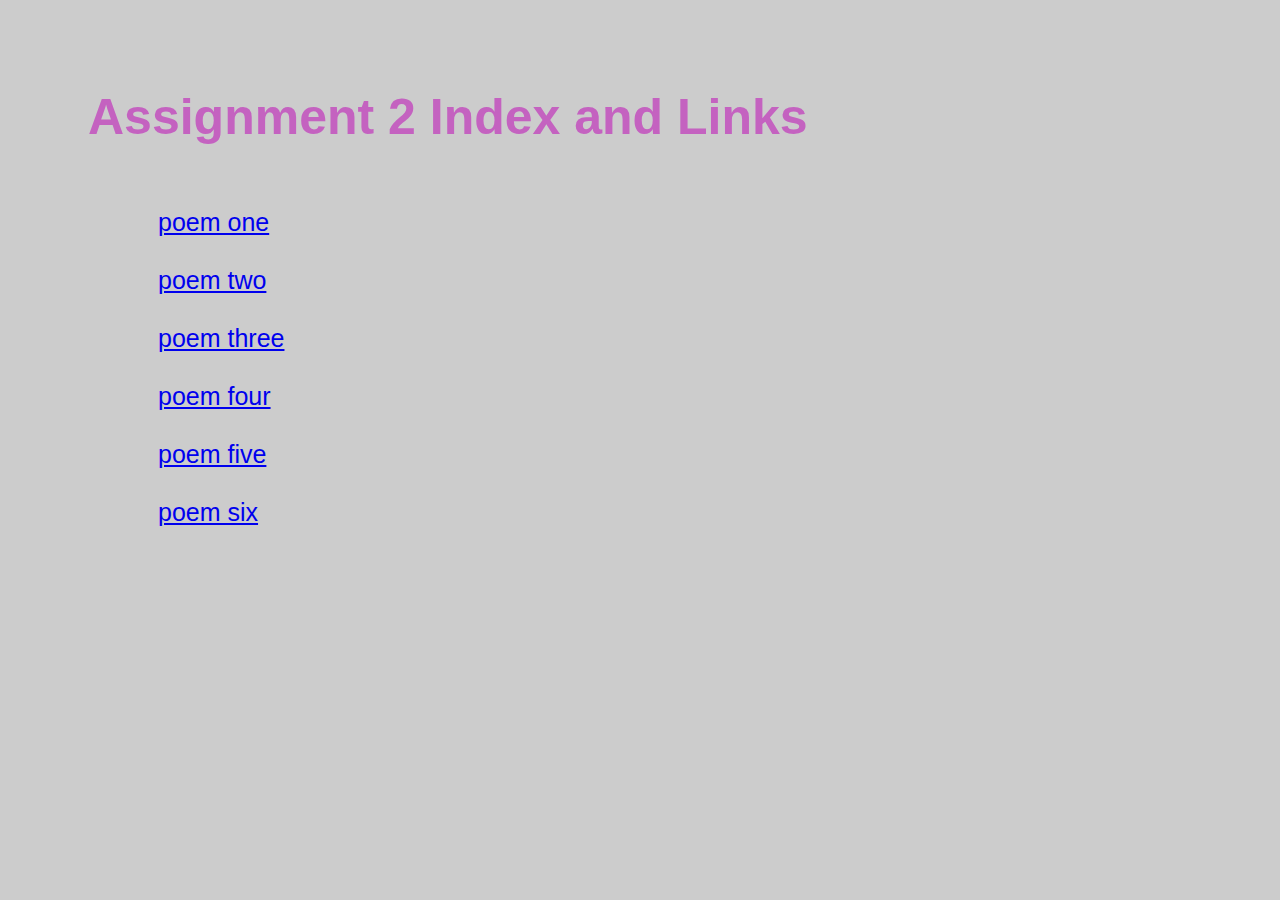
<file: index.html>
<!DOCTYPE html>
<html lang="en" dir="ltr">
    <head>
        <meta charset="utf-8">
        <link rel="stylesheet" href="css/index.css">
        <title>Assignment 2 Index</title>
    </head>
    <body>
        <div class="container">
            <div class="title">
                <strong>Assignment 2 Index and Links</strong>
            </div>

            <div class="body">
                <a href="https://samanthachun99.github.io/assignment2/poemv1.html" target="_blank">poem one</a>
                <br>
                <br>
                <a href="https://samanthachun99.github.io/assignment2/poemv2.html" target="_blank">poem two</a>
                <br>
                <br>
                <a href="https://samanthachun99.github.io/assignment2/poemv3.html" target="_blank">poem three</a>
                <br>
                <br>
                <a href="https://samanthachun99.github.io/assignment2/poemv4.html" target="_blank">poem four</a>
                <br>
                <br>
                <a href="https://samanthachun99.github.io/assignment2/poemv5.html" target="_blank">poem five</a>
                <br>
                <br>
                <a href="https://samanthachun99.github.io/assignment2/poemv6.html" target="_blank">poem six</a>

            </div>
        </div>
    </body>
</html>
</file>
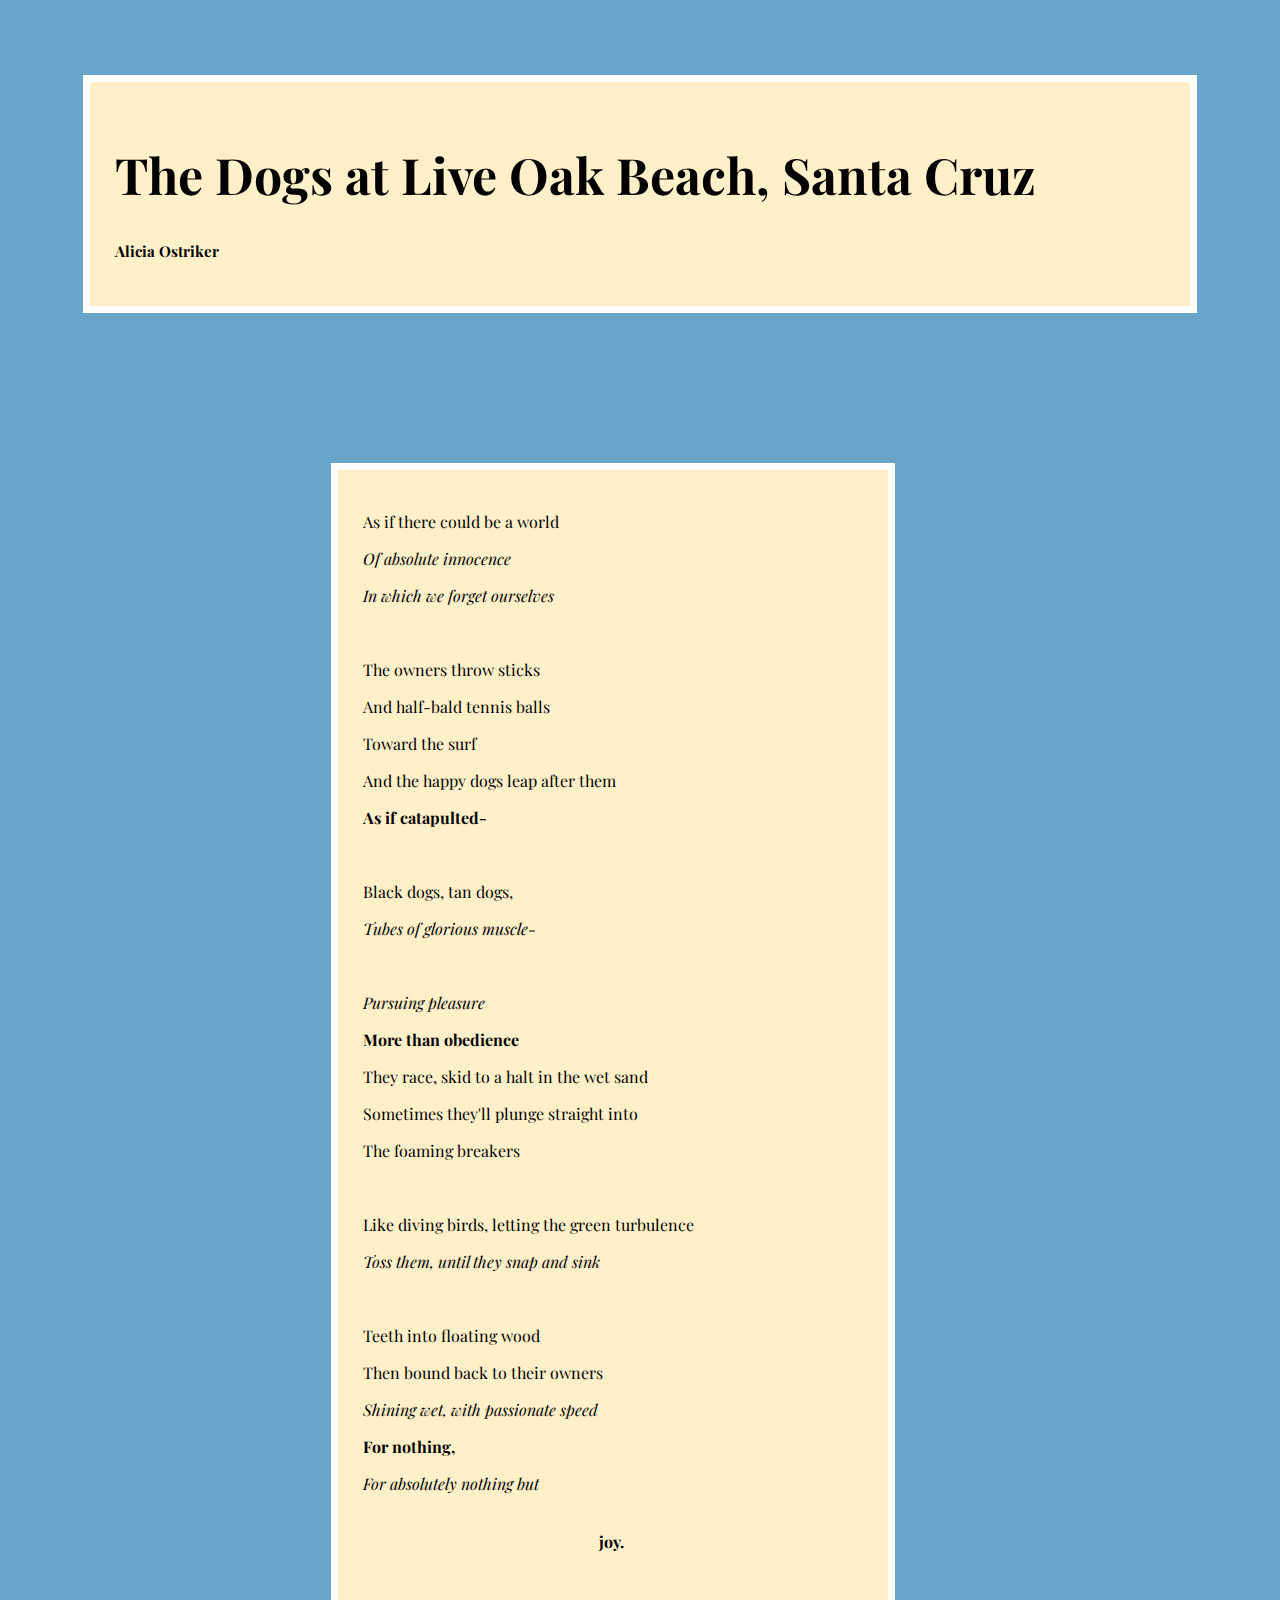
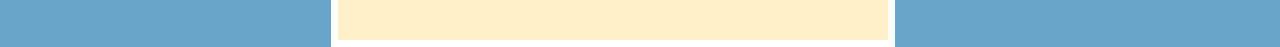
<file: poemv1.html>
<!DOCTYPE html>
<html lang="en" dir="ltr">
    <head>
        <meta charset="utf-8">
        <link rel="stylesheet" href="css/poemv1.css">
        <link href="https://fonts.googleapis.com/css?family=Playfair+Display&display=swap" rel="stylesheet">
        <title>The Dogs at Live Oak Beach, Santa Cruz</title>
    </head>
    <body>
        <div class="container">

            <div class="title" id="title"><h1>The Dogs at Live Oak Beach, Santa Cruz</h1>

                <div class="author">
                    <h4>Alicia Ostriker</h4>

                </div>

            </div>


        </div>
        <div class="text" id="bodytext">

            <p>As if there could be a world</p>
            <p><em>Of absolute innocence</em></p>
            <p><em>In which we forget ourselves</em></p>
            <br>
            <p>The owners throw sticks</p>
            <p>And half-bald tennis balls</p>
            <p>Toward the surf</p>
            <p>And the happy dogs leap after them</p>
            <p><strong>As if catapulted-</strong></p>
            <br>
            <p>Black dogs, tan dogs,</p>
            <p><em>Tubes of glorious muscle-</em></p>
            <br>
            <p><em>Pursuing pleasure</em></p>
            <p><strong>More than obedience</strong></p>
            <p>They race, skid to a halt in the wet sand</p>
            <p>Sometimes they'll plunge straight into</p>
            <p>The foaming breakers</p>
            <br>
            <p>Like diving birds, letting the green turbulence</p>
            <p><em>Toss them, until they snap and sink</em></p>
            <br>
            <p>Teeth into floating wood</p>
            <p>Then bound back to their owners</p>
            <p><em>Shining wet, with passionate speed</em></p>
            <p><strong>For nothing,</strong></p>
            <p><em>For absolutely nothing but</em></p>
            <br>
            <strong>&nbsp;&nbsp;&nbsp;&nbsp;&nbsp;&nbsp;&nbsp;&nbsp;&nbsp;&nbsp;&nbsp;&nbsp;&nbsp;&nbsp;&nbsp;&nbsp;&nbsp;&nbsp;&nbsp;&nbsp;&nbsp;&nbsp;&nbsp;&nbsp;&nbsp;&nbsp;&nbsp;&nbsp;&nbsp;&nbsp;&nbsp;&nbsp;&nbsp;&nbsp;&nbsp;&nbsp;&nbsp;&nbsp;&nbsp;&nbsp;&nbsp;&nbsp;&nbsp;&nbsp;&nbsp;&nbsp;&nbsp;&nbsp;&nbsp;&nbsp;&nbsp;&nbsp;&nbsp;&nbsp;&nbsp;&nbsp;&nbsp;&nbsp;&nbsp;joy.</strong>
            <br>
            <br>
            <br>
            <br>
        </div>
    </body>
</html>
</file>
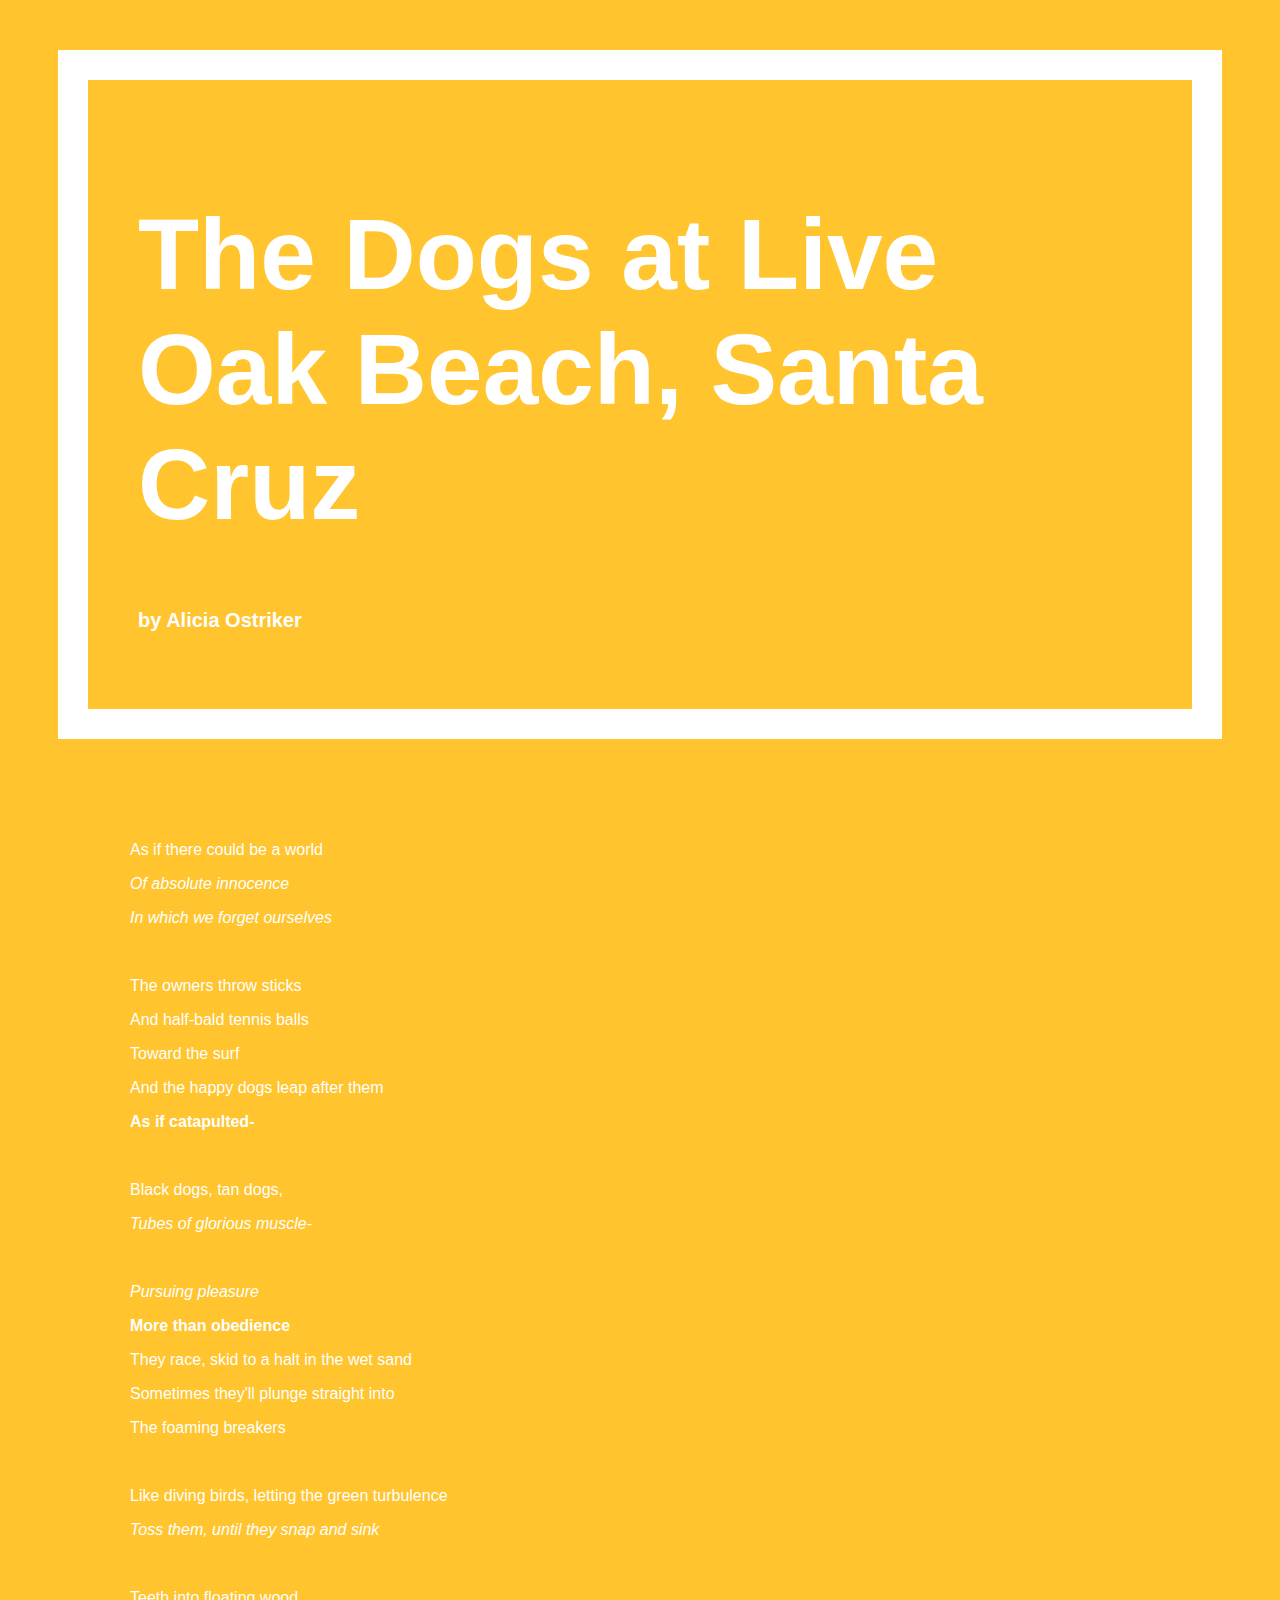
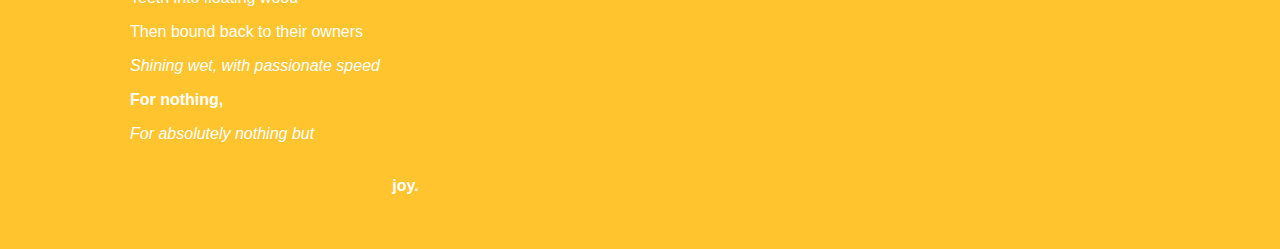
<file: poemv2.html>
<!DOCTYPE html>
<html lang="en" dir="ltr">
    <head>
        <meta charset="utf-8">
        <link rel="stylesheet" href="css/poemv2.css">
        <title>The Dogs at Live Oak Beach, Santa Cruz</title>
    </head>
    <body>
        <div class="container">
            <span class="title" id="title"><h1>The Dogs at Live Oak Beach, Santa Cruz</h1></span>
            <span class="author" id="author"><h4>by Alicia Ostriker</h4></span>
        </div>

        <div class="body">

          <br>
          <br>
          <p>As if there could be a world</p>
          <p><em>Of absolute innocence</em></p>
          <p><em>In which we forget ourselves</em></p>
          <br>
          <p>The owners throw sticks</p>
          <p>And half-bald tennis balls</p>
          <p>Toward the surf</p>
          <p>And the happy dogs leap after them</p>
          <p><strong>As if catapulted-</strong></p>
          <br>
          <p>Black dogs, tan dogs,</p>
          <p><em>Tubes of glorious muscle-</em></p>
          <br>
          <p><em>Pursuing pleasure</em></p>
          <p><strong>More than obedience</strong></p>
          <p>They race, skid to a halt in the wet sand</p>
          <p>Sometimes they'll plunge straight into</p>
          <p>The foaming breakers</p>
          <br>
          <p>Like diving birds, letting the green turbulence</p>
          <p><em>Toss them, until they snap and sink</em></p>
          <br>
          <p>Teeth into floating wood</p>
          <p>Then bound back to their owners</p>
          <p><em>Shining wet, with passionate speed</em></p>
          <p><strong>For nothing,</strong></p>
          <p><em>For absolutely nothing but</em></p>
          <br>
          <strong>&nbsp;&nbsp;&nbsp;&nbsp;&nbsp;&nbsp;&nbsp;&nbsp;&nbsp;&nbsp;&nbsp;&nbsp;&nbsp;&nbsp;&nbsp;&nbsp;&nbsp;&nbsp;&nbsp;&nbsp;&nbsp;&nbsp;&nbsp;&nbsp;&nbsp;&nbsp;&nbsp;&nbsp;&nbsp;&nbsp;&nbsp;&nbsp;&nbsp;&nbsp;&nbsp;&nbsp;&nbsp;&nbsp;&nbsp;&nbsp;&nbsp;&nbsp;&nbsp;&nbsp;&nbsp;&nbsp;&nbsp;&nbsp;&nbsp;&nbsp;&nbsp;&nbsp;&nbsp;&nbsp;&nbsp;&nbsp;&nbsp;&nbsp;&nbsp;joy.</strong>
          <br>
          <br>
          <br>
          <br>


        </div>
    </body>
</html>
</file>
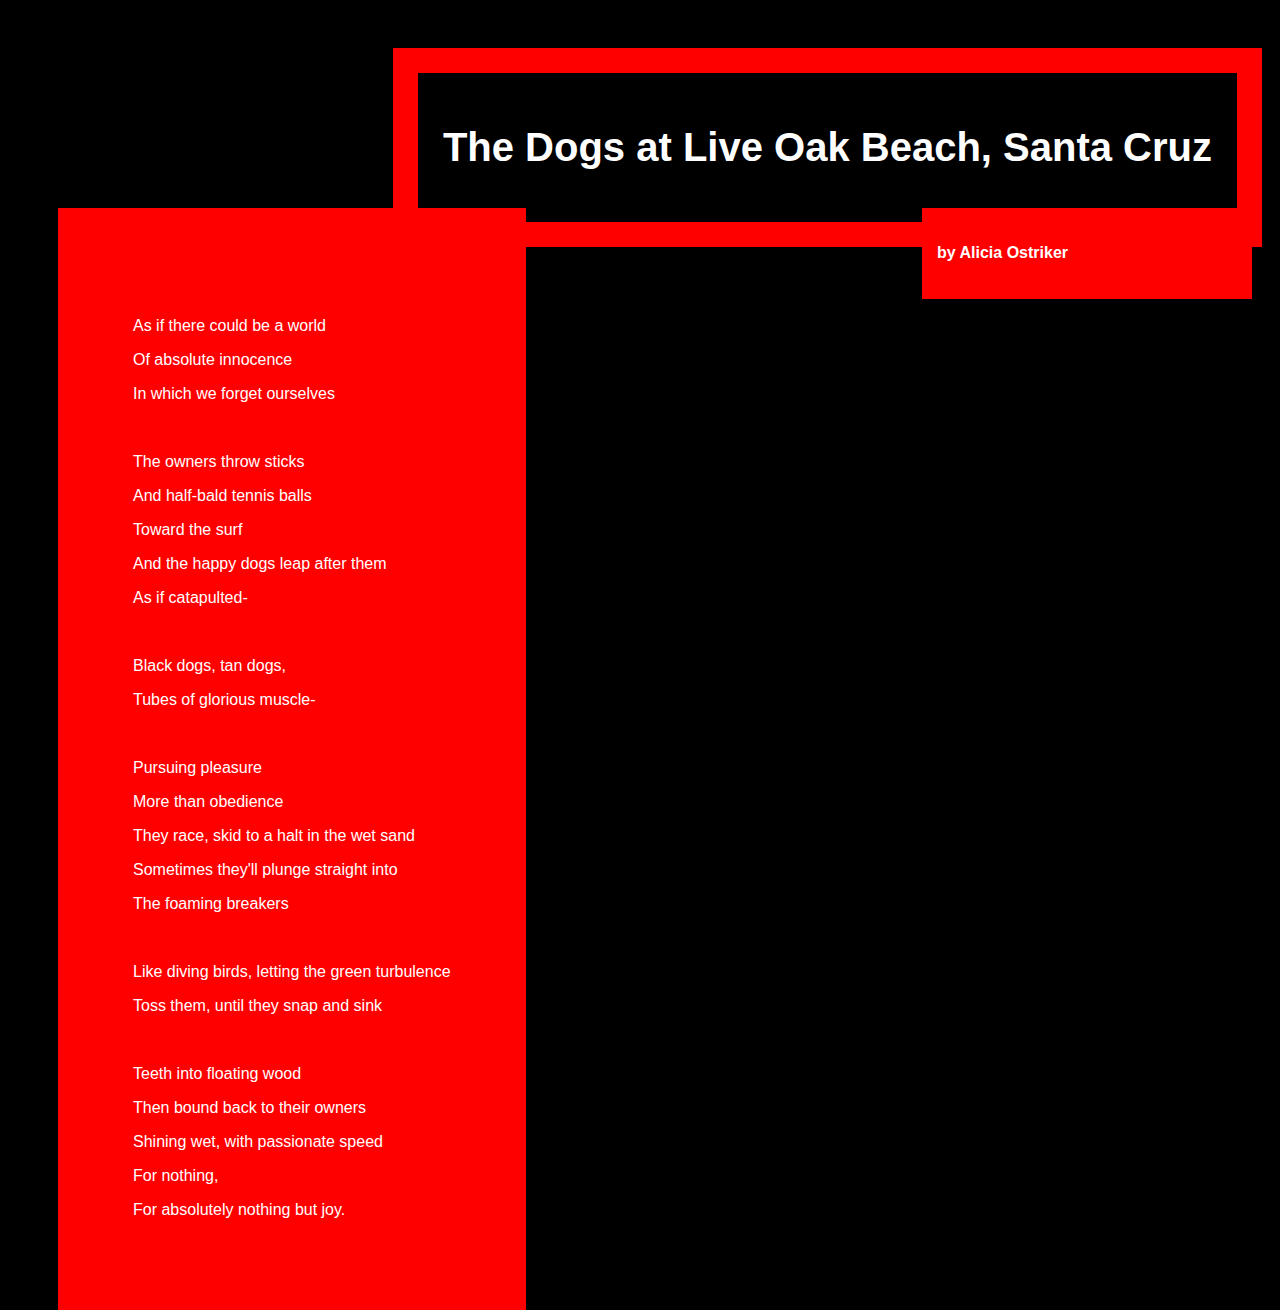
<file: poemv3.html>
<!DOCTYPE html>
<html lang="en" dir="ltr">
    <head>
        <meta charset="utf-8">
        <link rel="stylesheet" href="css/poemv3.css">
        <title>The Dogs at Live Oak Beach, Santa Cruz</title>
    </head>
    <body>
        <div class="container">
            <div class="title" id="title"><h1>The Dogs at Live Oak Beach, Santa Cruz</h1></div>
            <div class="author" id="author"><h4>by Alicia Ostriker</h4></div>


        <div class="bodytext">
            <br>
            <p>As if there could be a world</p>
            <p>Of absolute innocence</p>
            <p>In which we forget ourselves</p>
            <br>
            <p>The owners throw sticks</p>
            <p>And half-bald tennis balls</p>
            <p>Toward the surf</p>
            <p>And the happy dogs leap after them</p>
            <p>As if catapulted-</p>
            <br>
            <p>Black dogs, tan dogs,</p>
            <p>Tubes of glorious muscle-</p>
            <br>
            <p>Pursuing pleasure</p>
            <p>More than obedience</p>
            <p>They race, skid to a halt in the wet sand</p>
            <p>Sometimes they'll plunge straight into</p>
            <p>The foaming breakers</p>
            <br>
            <p>Like diving birds, letting the green turbulence</p>
            <p>Toss them, until they snap and sink</p>
            <br>
            <p>Teeth into floating wood</p>
            <p>Then bound back to their owners</p>
            <p>Shining wet, with passionate speed</p>
            <p>For nothing,</p>
            <p>For absolutely nothing but joy.</p>

        </div>
        </div>
    </body>
</html>
</file>
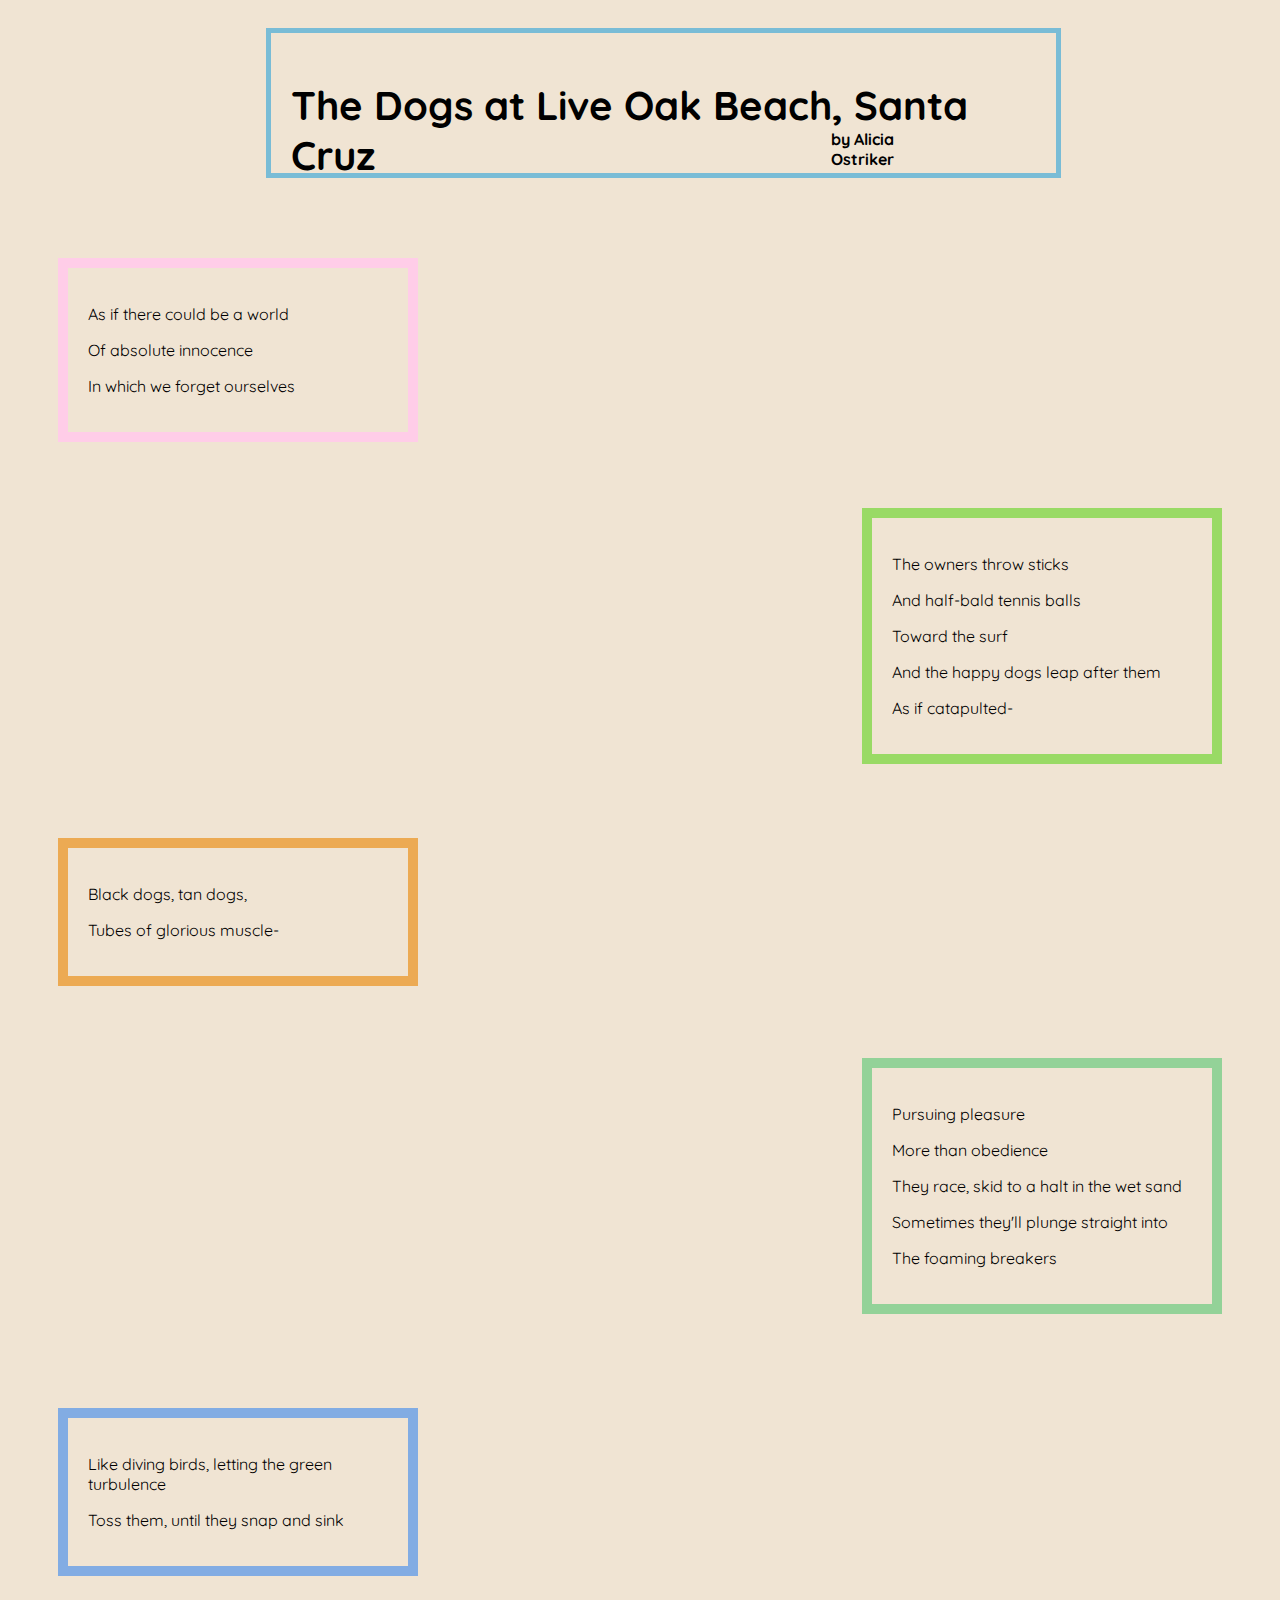
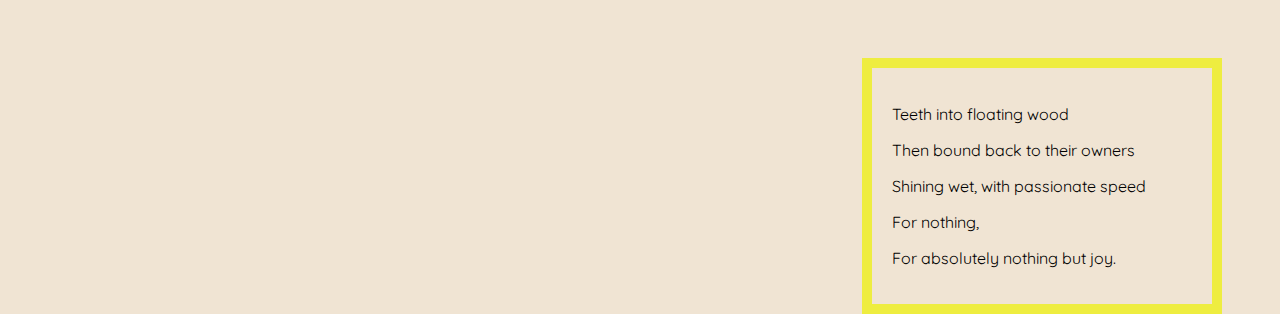
<file: poemv4.html>
<!DOCTYPE html>
<html lang="en" dir="ltr">
    <head>
        <meta charset="utf-8">
        <link href="https://fonts.googleapis.com/css?family=Quicksand&display=swap" rel="stylesheet">
        <link rel="stylesheet" href="css/poemv4.css">
        <title>The Dogs at Live Oak Beach, Santa Cruz</title>
    </head>
    <body>
        <div class="container">
            <div class="title" id="title"><h1>The Dogs at Live Oak Beach, Santa Cruz</h1></div>
            <div class="author" id="author"><h4>by Alicia Ostriker</h4></div>

            <div class="stanza" id="stanza1">
                <p>As if there could be a world</p>
                <p>Of absolute innocence</p>
                <p>In which we forget ourselves</p>
            </div>

            <div class="stanza" id="stanza2">
                <p>The owners throw sticks</p>
                <p>And half-bald tennis balls</p>
                <p>Toward the surf</p>
                <p>And the happy dogs leap after them</p>
                <p>As if catapulted-</p>
            </div>

            <div class="stanza" id="stanza3">
                <p>Black dogs, tan dogs,</p>
                <p>Tubes of glorious muscle-</p>
            </div>

            <div class="stanza" id="stanza4">
                <p>Pursuing pleasure</p>
                <p>More than obedience</p>
                <p>They race, skid to a halt in the wet sand</p>
                <p>Sometimes they'll plunge straight into</p>
                <p>The foaming breakers</p>
            </div>

            <div class="stanza" id="stanza5">
                <p>Like diving birds, letting the green turbulence</p>
                <p>Toss them, until they snap and sink</p>
            </div>

            <div class="stanza" id="stanza6">
                <p>Teeth into floating wood</p>
                <p>Then bound back to their owners</p>
                <p>Shining wet, with passionate speed</p>
                <p>For nothing,</p>
                <p>For absolutely nothing but joy.</p>
            </div>
        </div>
    </body>
</html>
</file>
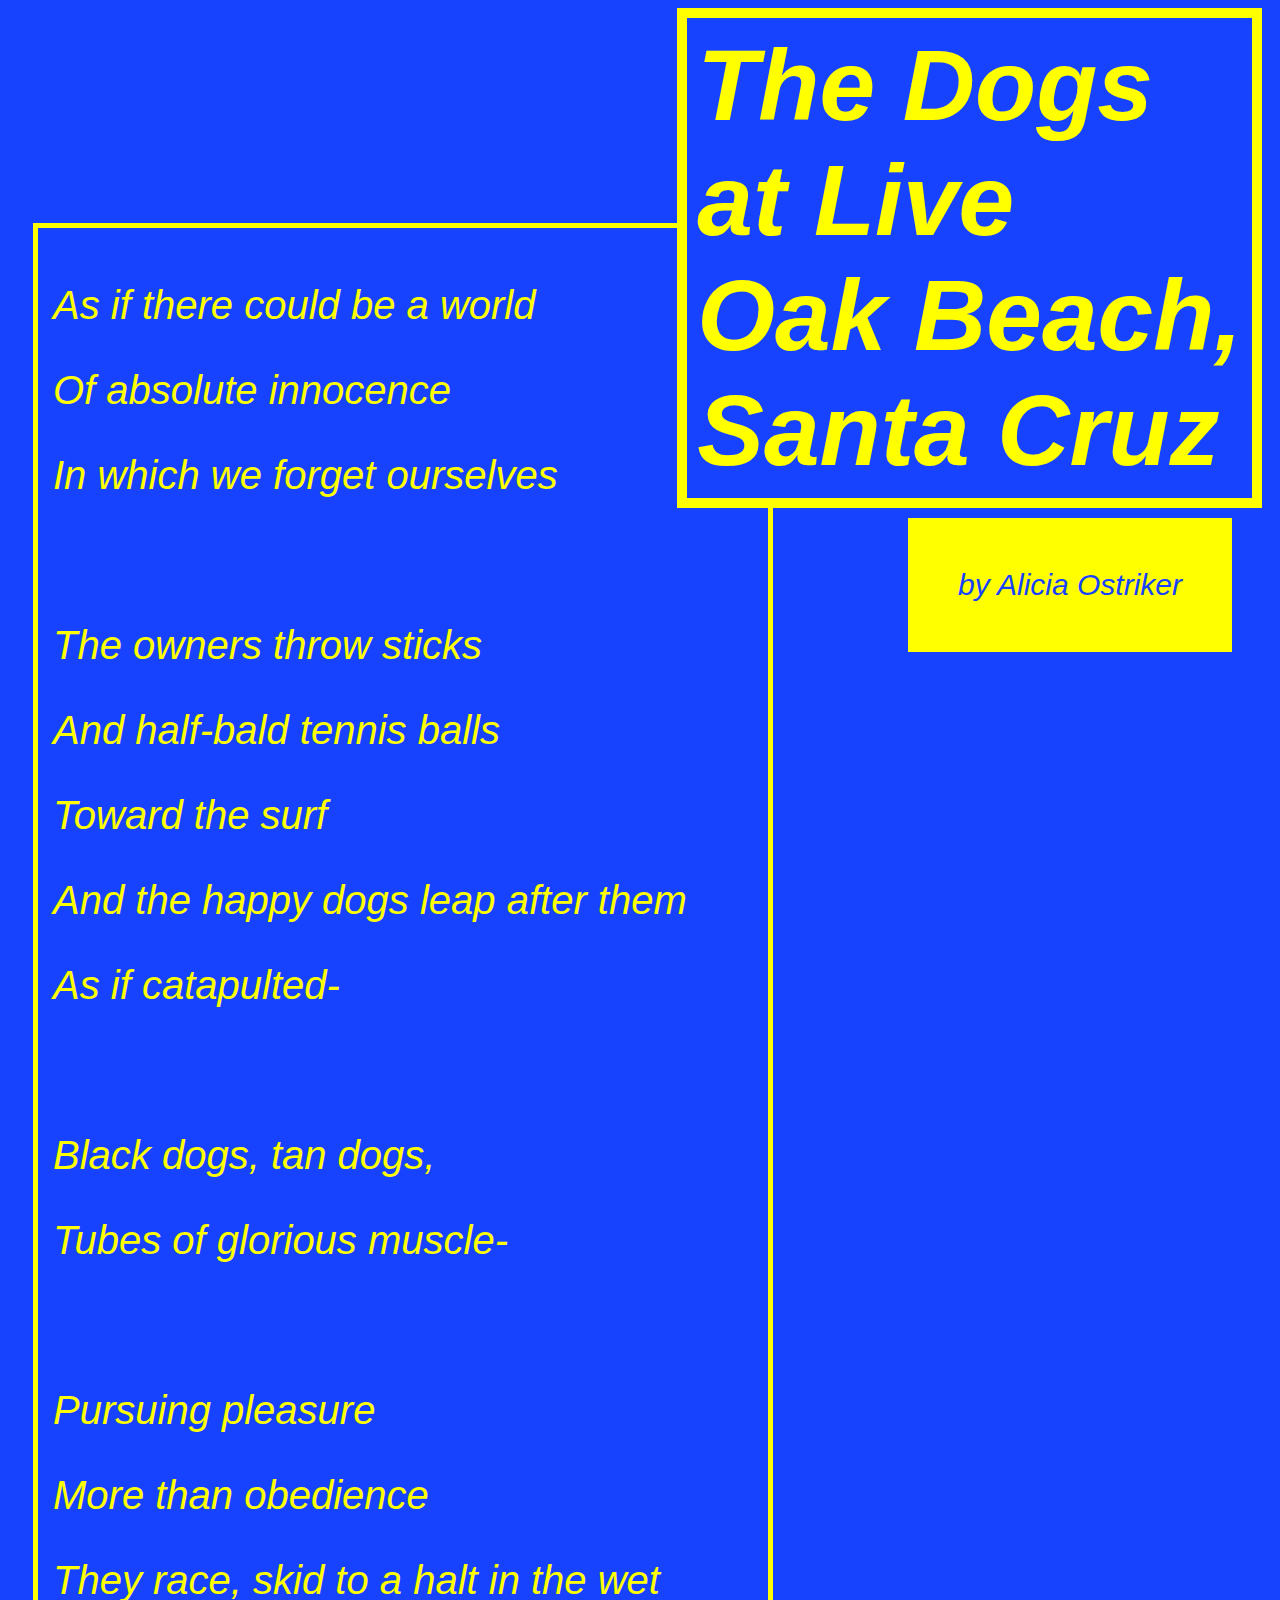
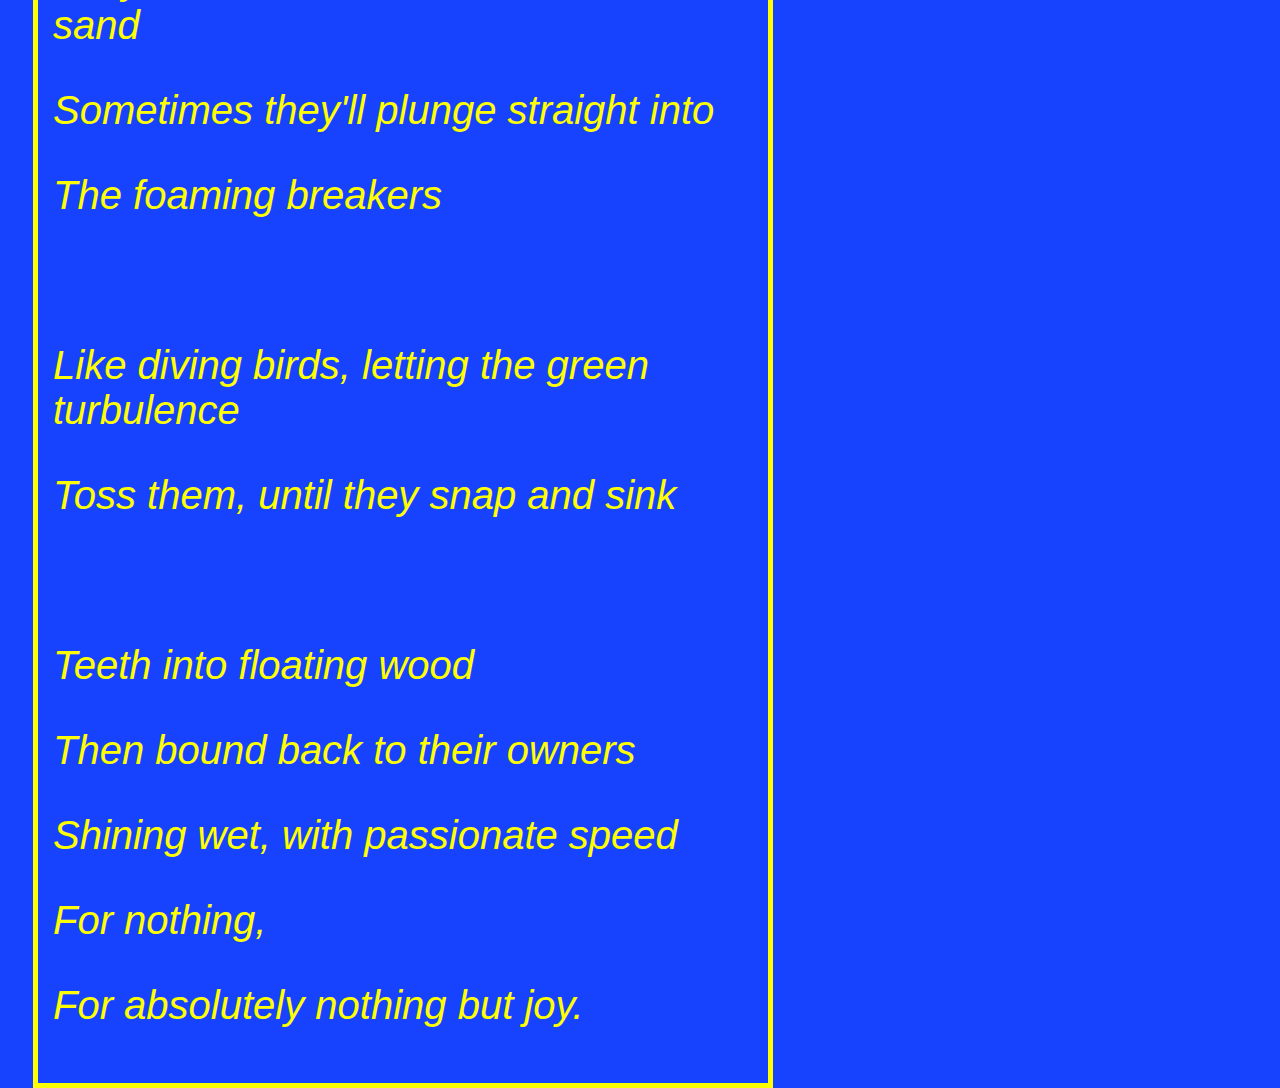
<file: poemv5.html>
<!DOCTYPE html>
<html lang="en" dir="ltr">
    <head>
        <meta charset="utf-8">
        <link rel="stylesheet" href="css/poemv5.css">
        <title>The Dogs at Live Oak Beach, Santa Cruz</title>
    </head>
    <body>
        <div class="container">



            <div class="bodytext">
                <em>
                    <p>As if there could be a world</p>
                    <p>Of absolute innocence</p>
                    <p>In which we forget ourselves</p>
                    <br>
                    <p>The owners throw sticks</p>
                    <p>And half-bald tennis balls</p>
                    <p>Toward the surf</p>
                    <p>And the happy dogs leap after them</p>
                    <p>As if catapulted-</p>
                    <br>
                    <p>Black dogs, tan dogs,</p>
                    <p>Tubes of glorious muscle-</p>
                    <br>
                    <p>Pursuing pleasure</p>
                    <p>More than obedience</p>
                    <p>They race, skid to a halt in the wet sand</p>
                    <p>Sometimes they'll plunge straight into</p>
                    <p>The foaming breakers</p>
                    <br>
                    <p>Like diving birds, letting the green turbulence</p>
                    <p>Toss them, until they snap and sink</p>
                    <br>
                    <p>Teeth into floating wood</p>
                    <p>Then bound back to their owners</p>
                    <p>Shining wet, with passionate speed</p>
                    <p>For nothing,</p>
                    <p>For absolutely nothing but joy.</p>
                </em>
            </div>

            <div class="header">
                <span id="title"><em><strong>The Dogs
                    <br>at Live
                    <br>Oak Beach,
                    <br>Santa Cruz</strong></em></span>
                <span id="author"><em>by Alicia Ostriker</em></span>
            </div>
        </div>
    </body>
</html>
</file>
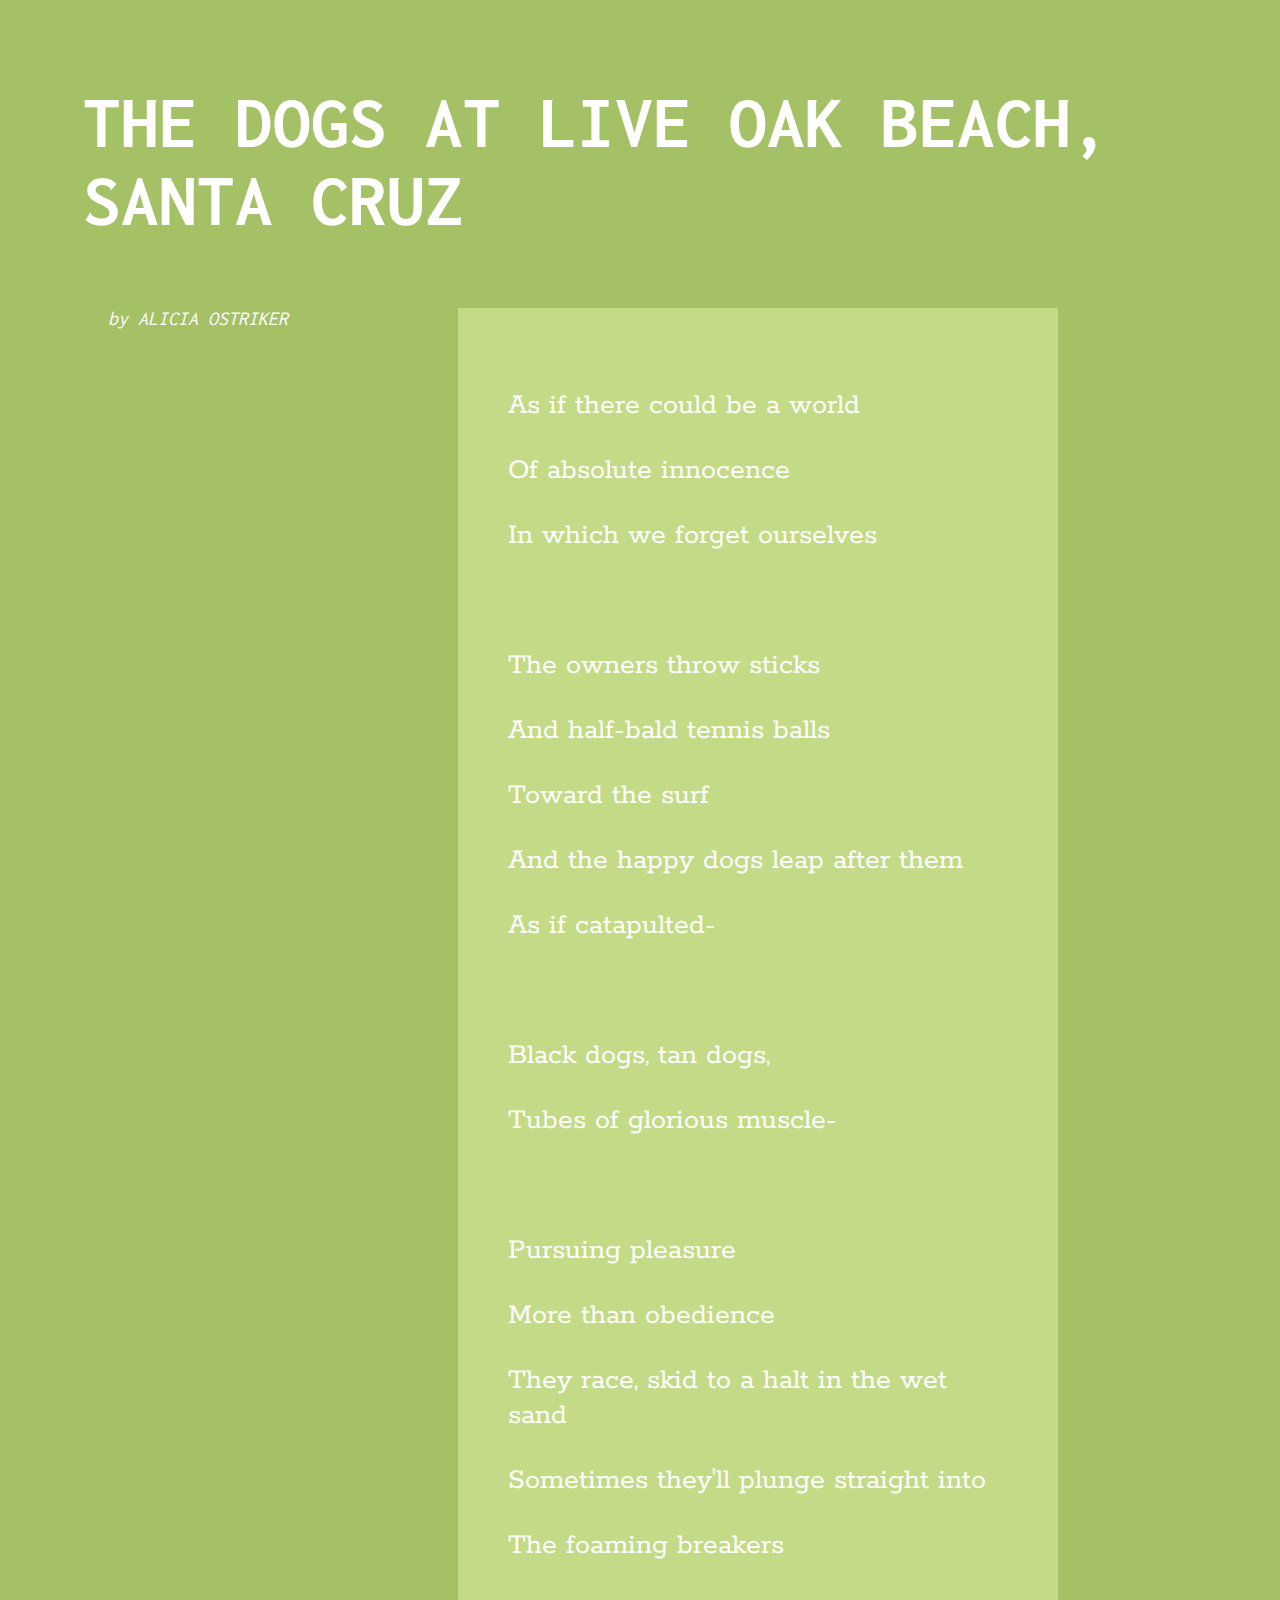
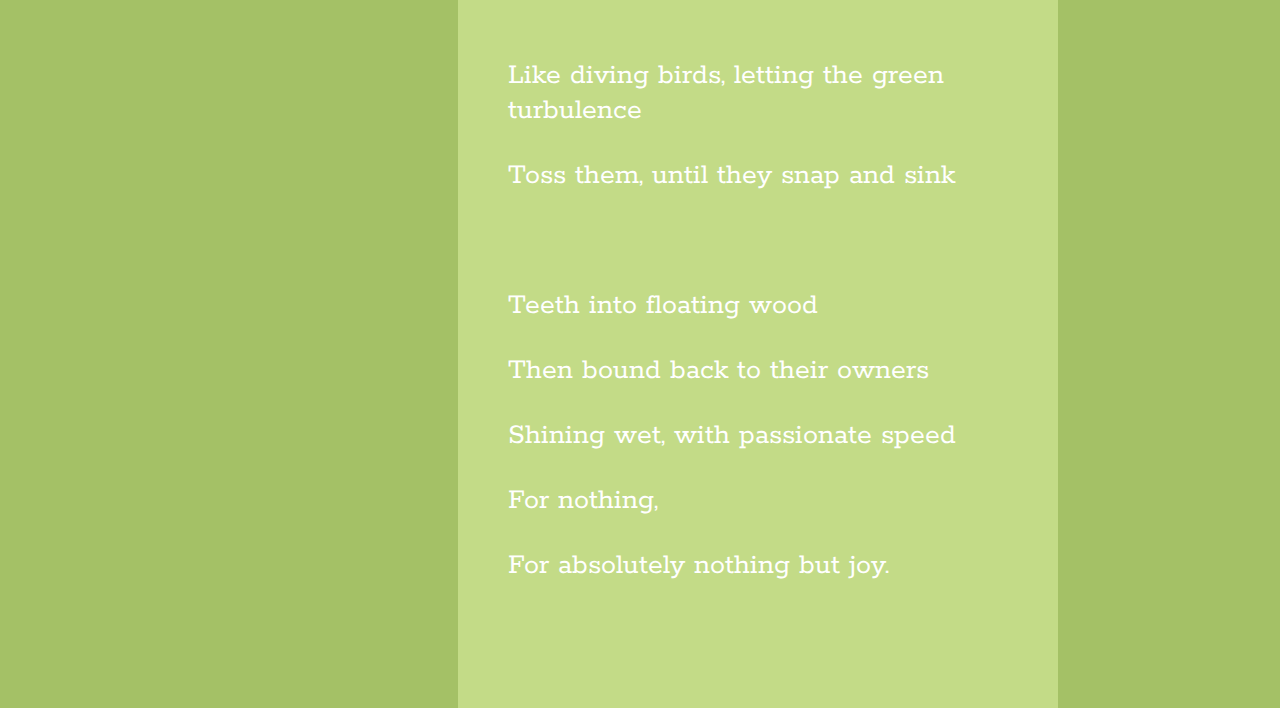
<file: poemv6.html>
<!DOCTYPE html>
<html lang="en" dir="ltr">
    <head>
        <meta charset="utf-8">
        <link rel="stylesheet" href="css/poemv6.css">
        <link href="https://fonts.googleapis.com/css?family=Inconsolata&display=swap" rel="stylesheet">
        <link href="https://fonts.googleapis.com/css?family=Rokkitt&display=swap" rel="stylesheet">

        <title>The Dogs at Live Oak Beach</title>
    </head>
    <body>
        <div class="container">

            <div class="header">
                <span id="title"><strong>THE DOGS AT LIVE OAK BEACH, SANTA CRUZ</strong></span>
                <br>
                <span id="author"><em>by ALICIA OSTRIKER</em></span>
            </div>

            <div class="bodytext">
                    <p>As if there could be a world</p>
                    <p>Of absolute innocence</p>
                    <p>In which we forget ourselves</p>
                    <br>
                    <p>The owners throw sticks</p>
                    <p>And half-bald tennis balls</p>
                    <p>Toward the surf</p>
                    <p>And the happy dogs leap after them</p>
                    <p>As if catapulted-</p>
                    <br>
                    <p>Black dogs, tan dogs,</p>
                    <p>Tubes of glorious muscle-</p>
                    <br>
                    <p>Pursuing pleasure</p>
                    <p>More than obedience</p>
                    <p>They race, skid to a halt in the wet sand</p>
                    <p>Sometimes they'll plunge straight into</p>
                    <p>The foaming breakers</p>
                    <br>
                    <p>Like diving birds, letting the green turbulence</p>
                    <p>Toss them, until they snap and sink</p>
                    <br>
                    <p>Teeth into floating wood</p>
                    <p>Then bound back to their owners</p>
                    <p>Shining wet, with passionate speed</p>
                    <p>For nothing,</p>
                    <p>For absolutely nothing but joy.</p>
            </div>
        </div>
    </body>
</html>
</file>
<file: css/index.css>
body{
    font-family: helvetica;
    background-color: #cccccc;
}

.container{
    position: relative;

}

.title{
    color: #c462c0;
    font-size: 50px;
    position: absolute;
    margin: 80px;
}

.body{
    color: #ecbd44;
    font-size: 25px;
    position: absolute;
    margin: 150px;
    top: 50px;
}
</file>
<file: css/poemv1.css>
body{
    background-color: #69a4c9;
    font-family: 'Playfair Display', serif;
}

.container{
    position: relative;
    background-color: #fff0c9;
    border: solid white 7px;
    margin: 75px;
    padding: 25px;

}

.title{
    font-size: 25px;
}

.author{

    right: 15px;
    font-size: 15px;
}

.text{
    background-color: #fff0c9;
    border: solid white 7px;
    margin: 75px;
    padding: 25px;
    width: 500px;
}


#bodytext{
    position: absolute;
    left: 20%;
}
</file>
<file: css/poemv2.css>
body{
    background-color: #ffc42e;
    font-family: helvetica;

}

.container{
    position: relative;
    border: solid white 30px;
    padding: 50px;
    margin: 50px;
}

.title{
    font-size: 50px;
    color: white;
}

.author{
    font-size: 20px;
    color: white;
}

.body{
    color: white;
    position: absolute;
    left: 130px;
    width: 500px;
}
</file>
<file: css/poemv3.css>
body{
    background-color: Black;
    color: white;
    font-family: helvetica;
}

.container{
    position: relative;
}

.title{
    position: absolute;
    right: 10px;
    top: 40px;
    font-size: 20px;
    border: solid red 25px;
    padding: 25px;
}

.author{
    position: absolute;
    right: 20px;
    top: 200px;
}

.bodytext{
    border: solid red 50px;
    background-color: red;
    padding: 25px;
    position: absolute;
    top: 200px;
    left: 50px;
}

#author{
    background-color: red;
    border: solid red 15px;
    width: 300px;
}
</file>
<file: css/poemv4.css>
body{
    background-color: #f0e4d3;
    font-family: 'Quicksand', sans-serif;
}

.container{
    position: relative;
}

.title{
    position: absolute;
    font-size: 20px;
    border: solid #79bcd6 5px;
    padding: 20px;
    margin: auto;
    width: 745px;
    height: 100px;
    top: 20px;
    left:calc(50% - 374px);
}

.author{

    width: 125px;
    position: absolute;
    right: 25%;
    top: 100px;
}

.stanza{
    padding: 20px;
    width: 300px;
    position: absolute;

}

#stanza1{
    top: 250px;
    border: solid #ffcde8 10px;
    left: 50px;
}

#stanza2{
    top: 500px;
    right: 50px;
    border: solid #99da65 10px;
}

#stanza3{
    top: 830px;
    left: 50px;
    border: solid #ecaa53 10px;
}

#stanza4{
    top: 1050px;
    right: 50px;
    border: solid #93d298 10px;
}

#stanza5{
    top: 1400px;
    left: 50px;
    border: solid #82ace3 10px;
}

#stanza6{
    top: 1650px;
    right: 50px;
    border: solid #eeed40 10px;
}
</file>
<file: css/poemv5.css>
body{
    background-color: #1743ff;
    font-family: helvetica;
}

.container{
    position: relative;
}

.header{
    border: solid yellow 10px;
    background-color: #1743ff;
    padding: 10px;
    position: absolute;
    right: 10px;
}

.bodytext{
    color: yellow;
    font-size: 40px;
    position: absolute;
    top: 200px;
    left: 10px;
    border: solid yellow 5px;
    padding: 15px;
    margin: 15px;
    width: 700px;
}

#title{
    font-size: 100px;
    color: yellow;
}

#author{
    border: solid yellow 50px;
    background-color: yellow;
    color: #1743ff;
    font-size: 30px;
    position: absolute;
    top: 500px;
    right: 20px;
}
</file>
<file: css/poemv6.css>
.container{
    position: relative;
}

body{
    background-color: #a4c166;
}

.header{
    font-family: 'Inconsolata', monospace;
    color: white;

}

.bodytext{
    background-color: #c3db87;
    color: white;
    width: 500px;
    height: 1900px;
    position: absolute;
    left: 400px;
    margin: 50px;
    padding:50px;
    top: 250px;
    font-family: 'Rokkitt', serif;
    font-size: 30px;
}

#title{
    font-size: 75px;

    position: absolute;
    margin: 75px;
    height: 50px;
}

#author{
    font-size: 20px;
    position: absolute;
    top: 300px;
    left: 100px;
}
</file>
